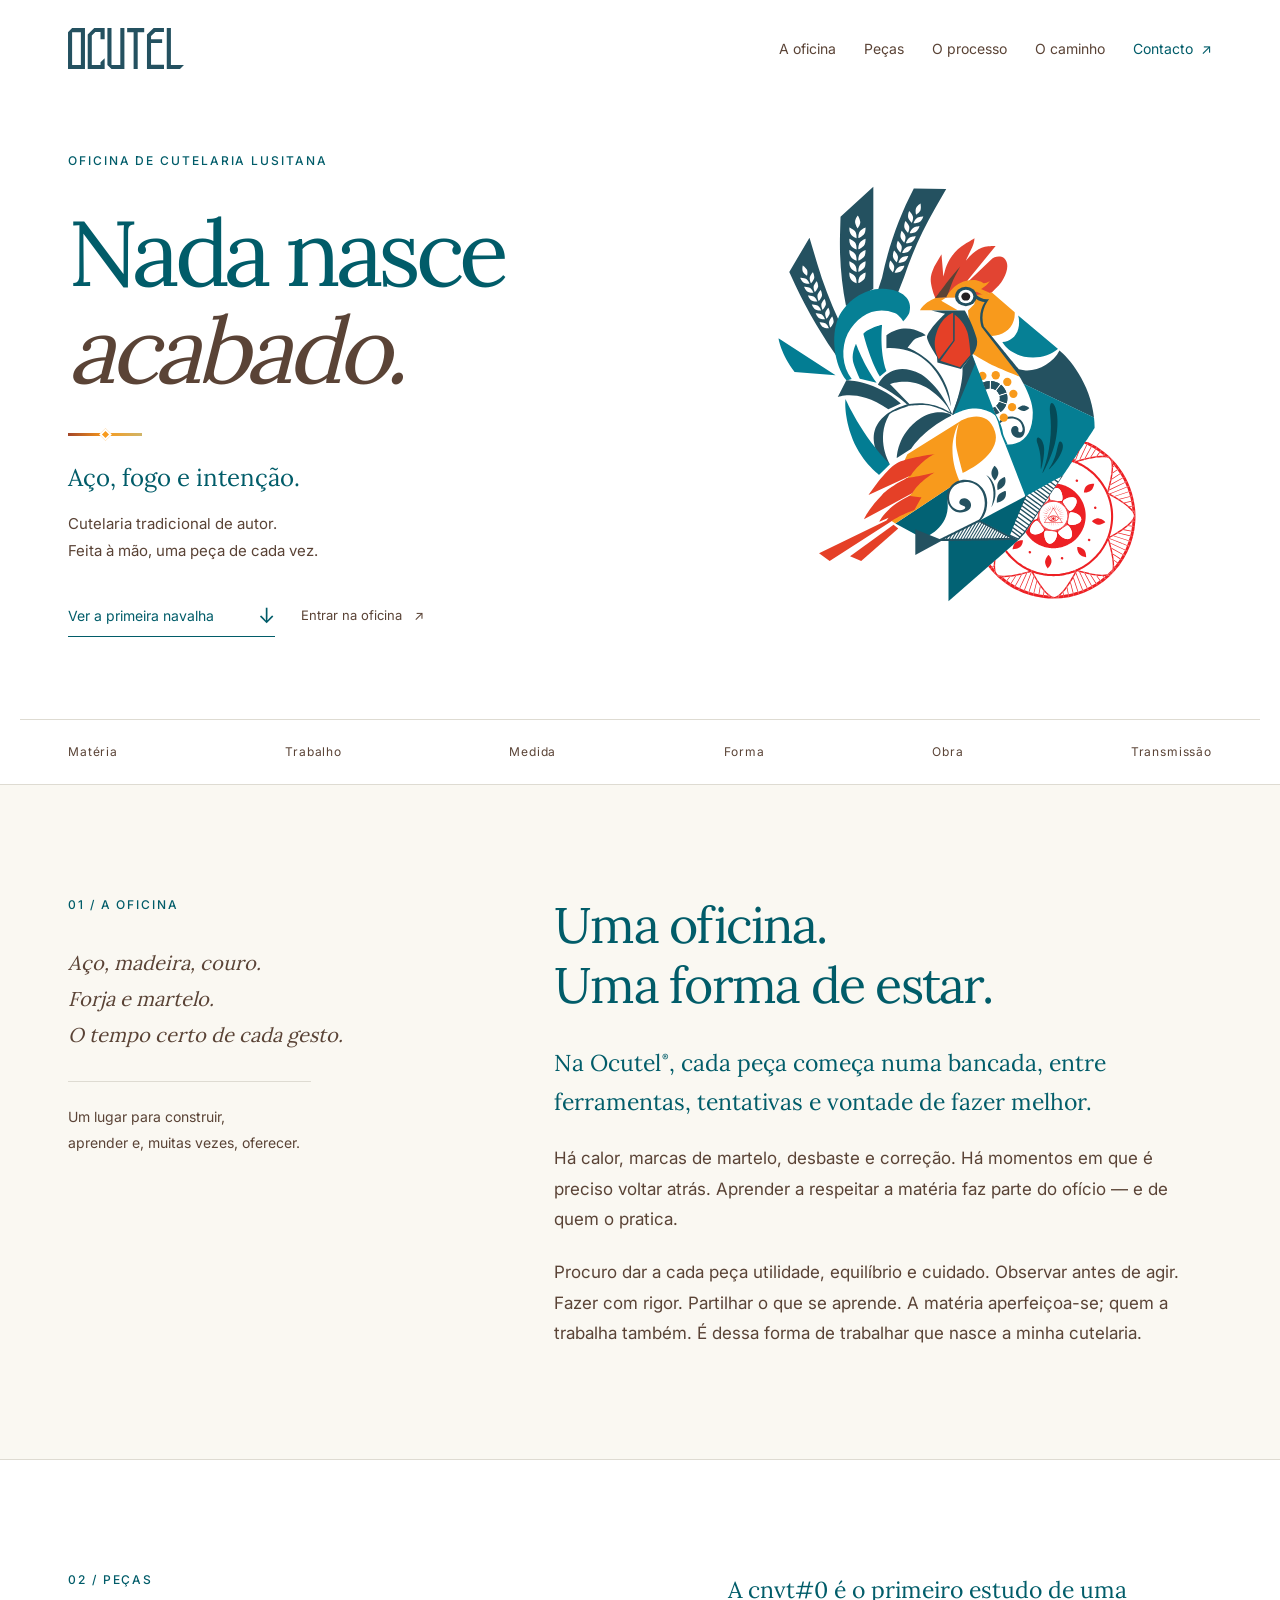
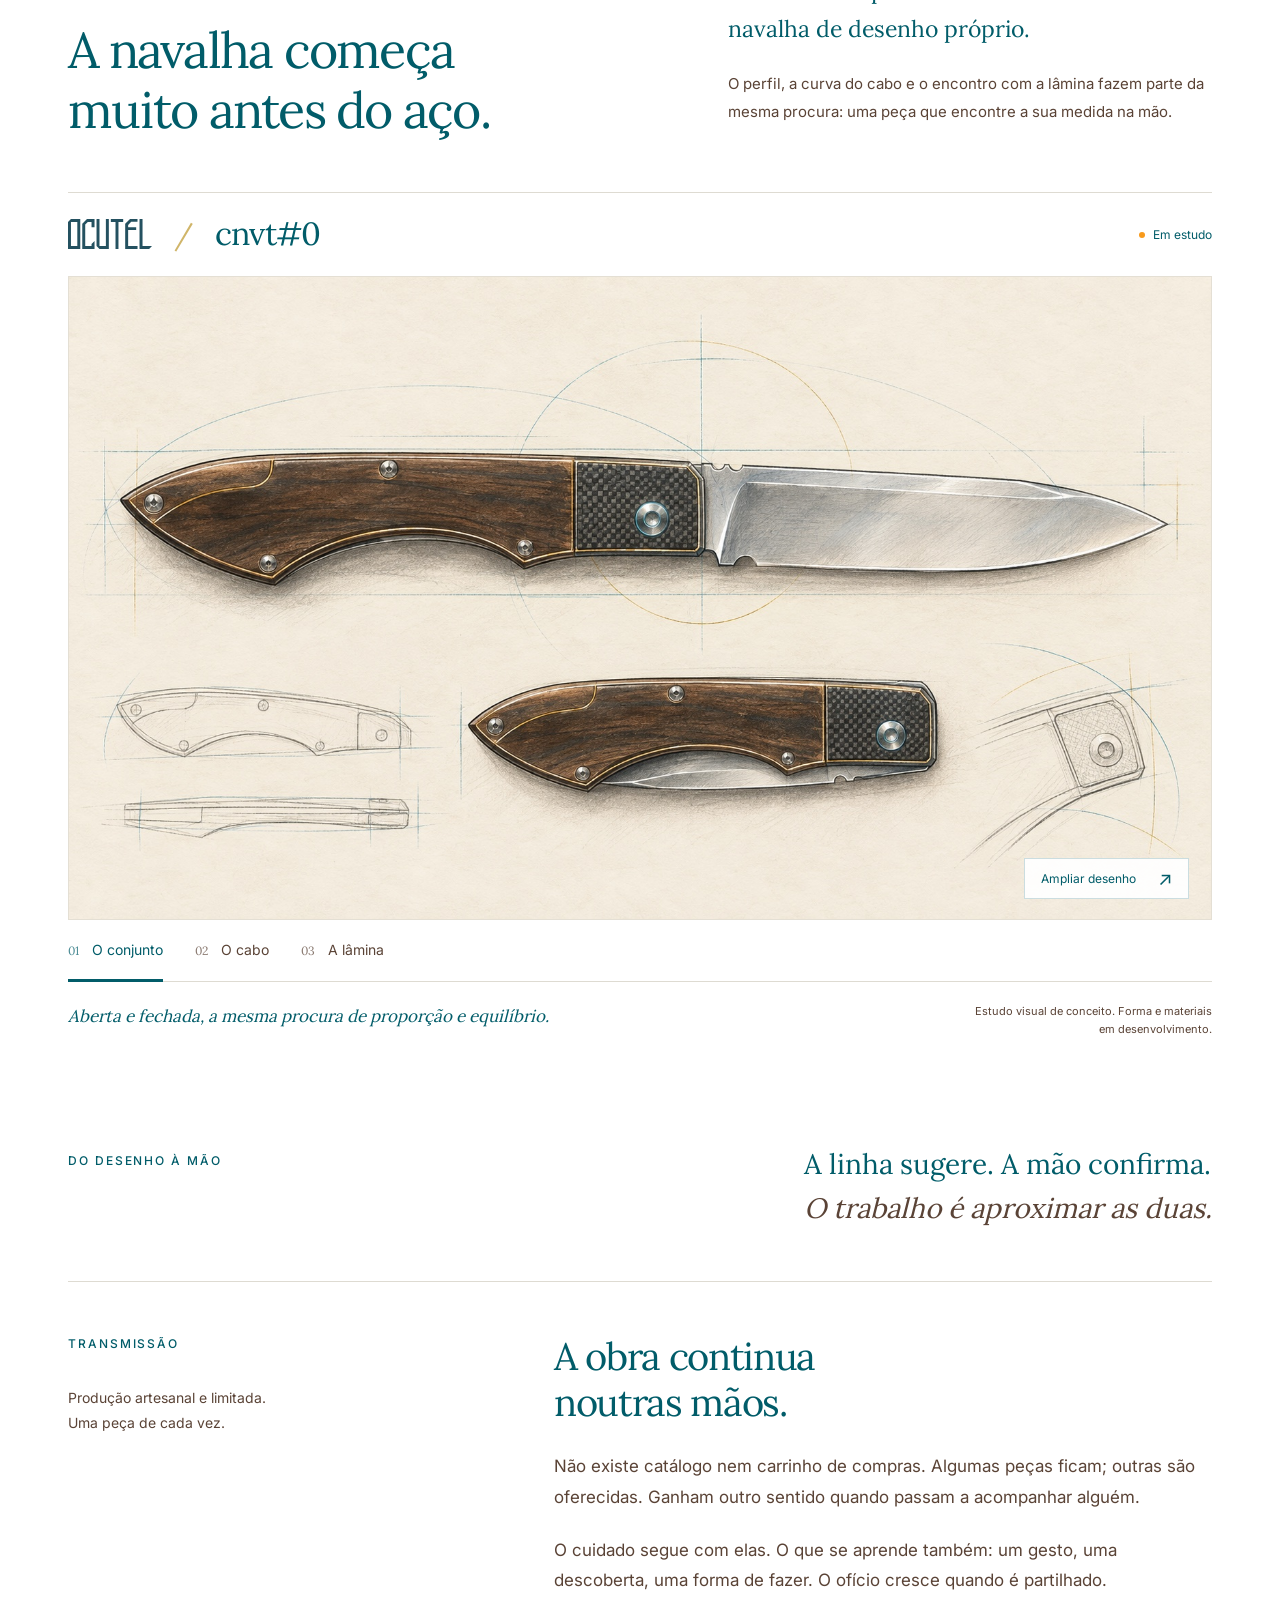
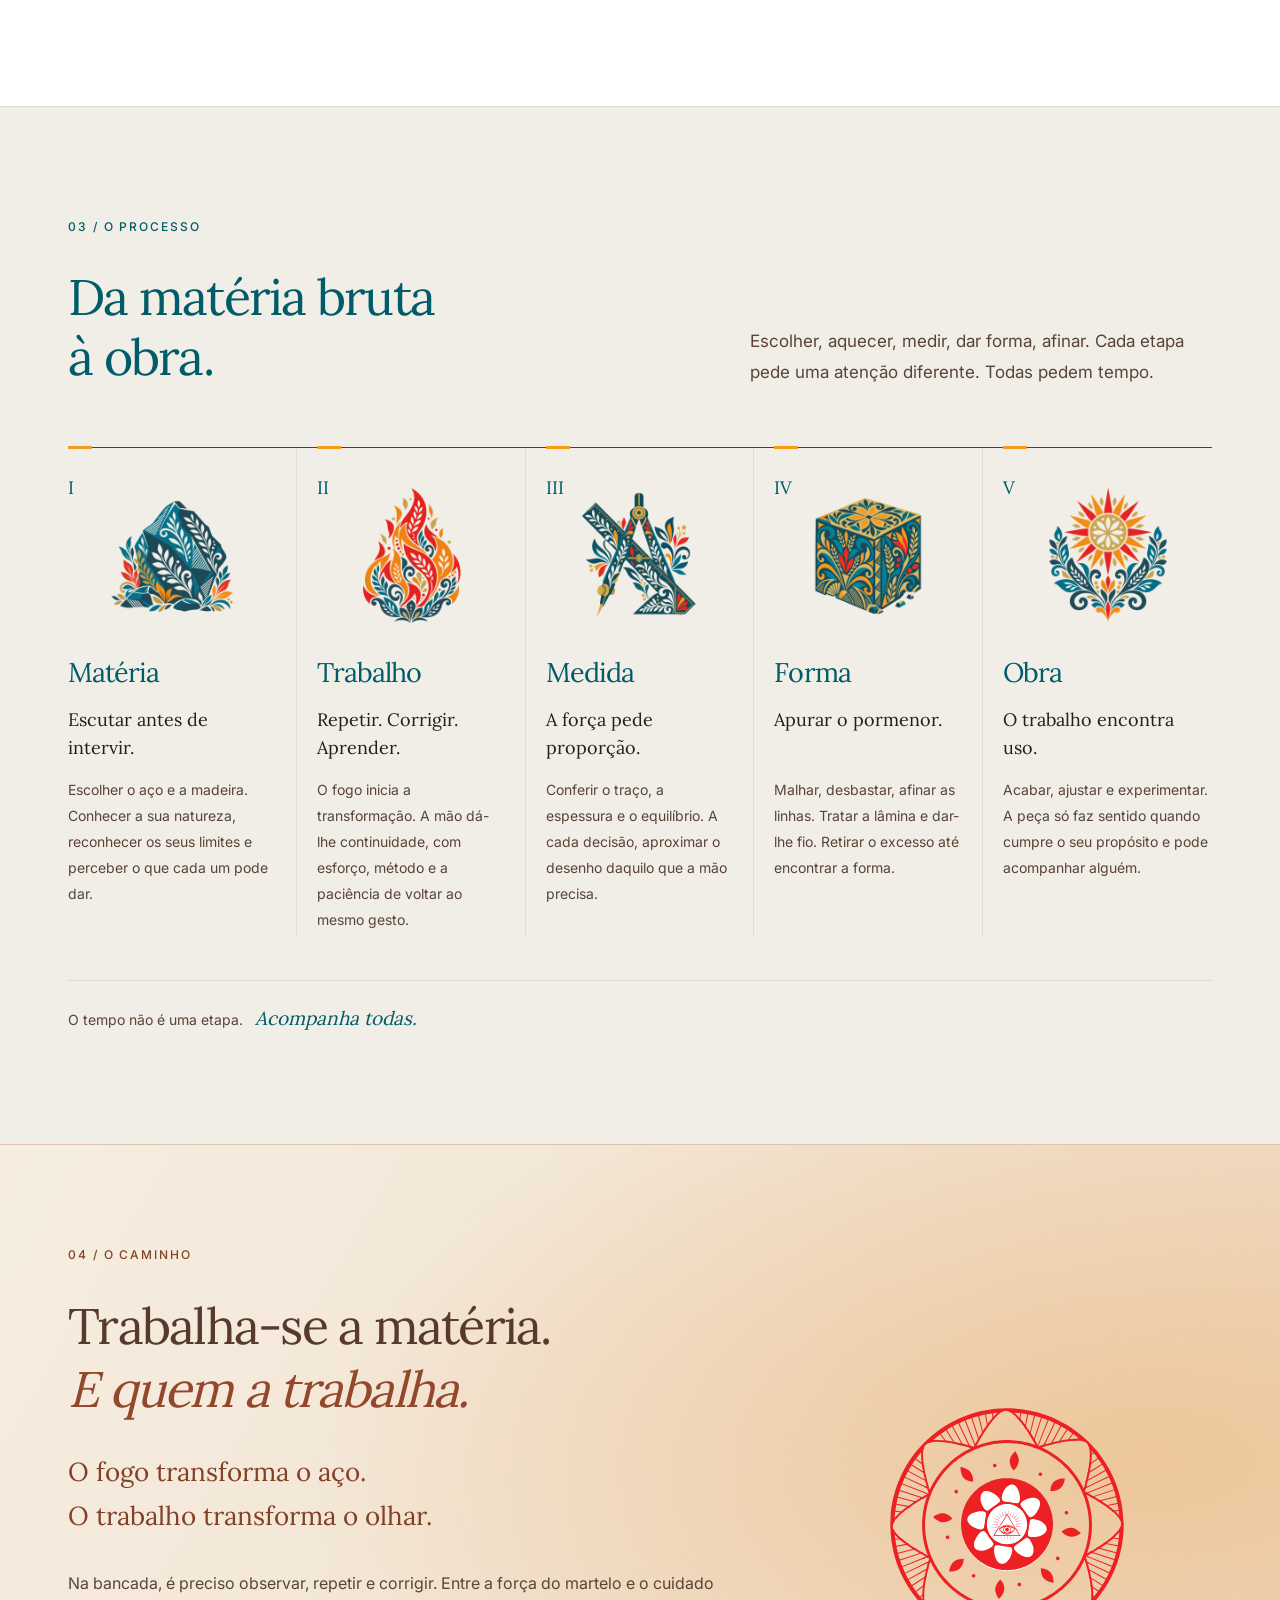
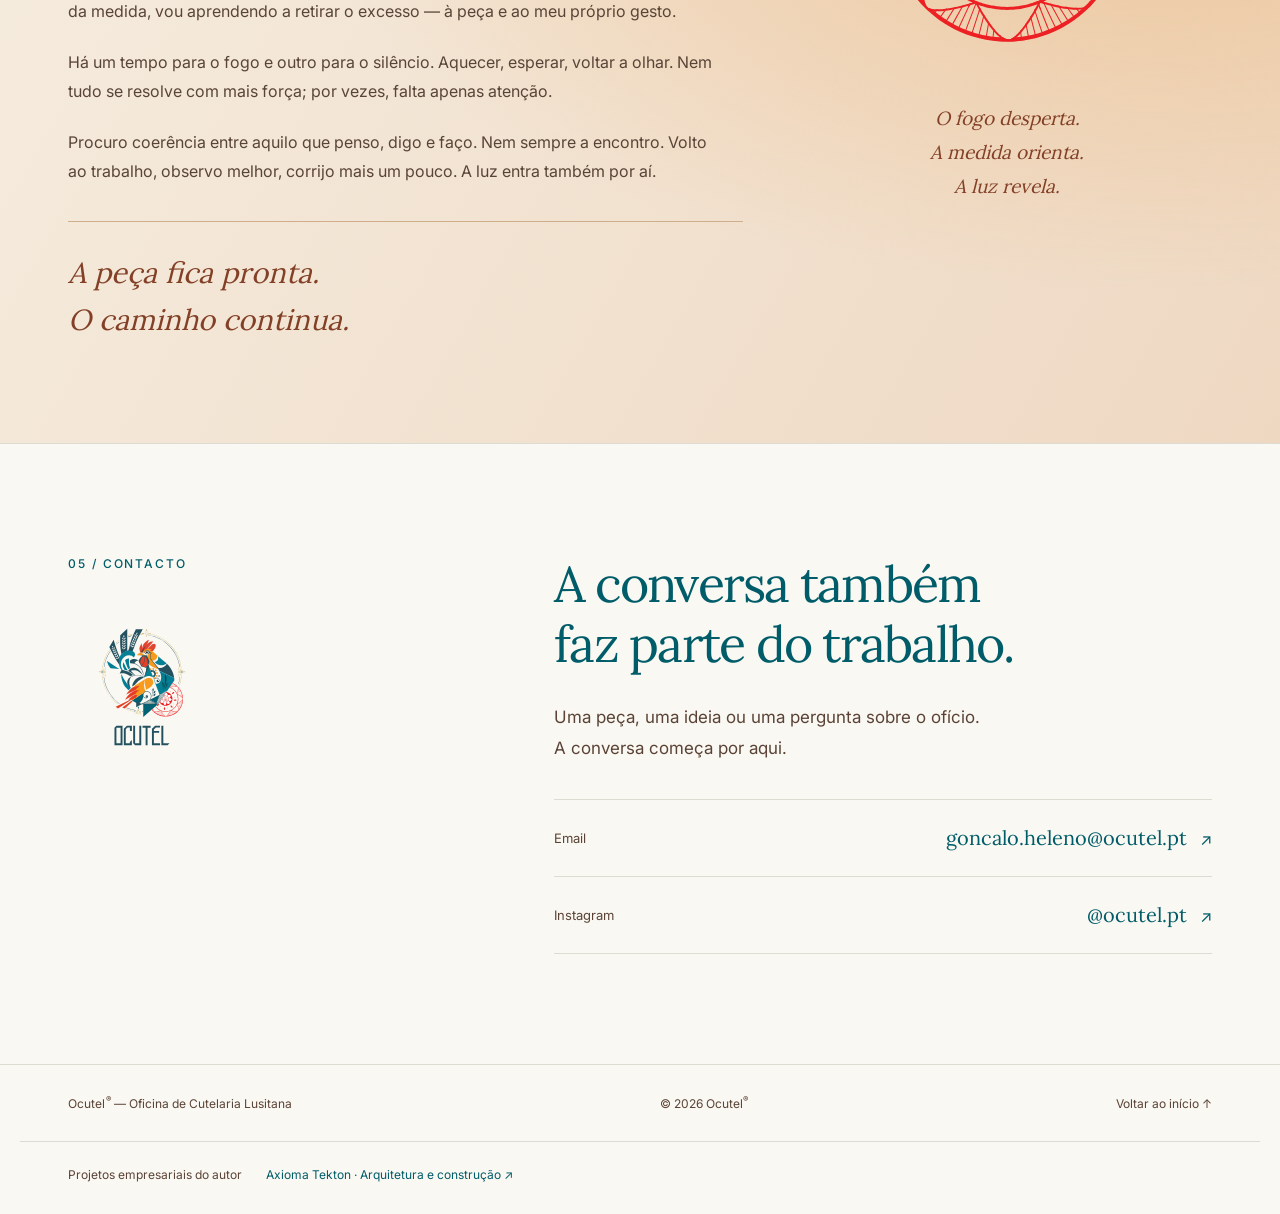
<file: index.html>
<!doctype html>
<html lang="pt-PT">
<head>
  <meta charset="utf-8">
  <meta name="viewport" content="width=device-width,initial-scale=1">
  <meta name="theme-color" content="#015c69">
  <title>Ocutel® — Oficina de Cutelaria Lusitana</title>
  <meta name="description" content="Cutelaria tradicional de autor. Aço, tempo e intenção. Peças feitas à mão, uma de cada vez, com utilidade, equilíbrio e cuidado.">
  <link rel="canonical" href="https://ocutel.pt/">
  <meta property="og:type" content="website">
  <meta property="og:locale" content="pt_PT">
  <meta property="og:title" content="Ocutel® — Nada nasce acabado.">
  <meta property="og:description" content="Aço, tempo e intenção. Uma oficina de cutelaria e uma forma de estar.">
  <meta property="og:url" content="https://ocutel.pt/">
  <meta property="og:image" content="https://ocutel.pt/brand/2026-10-13/PNG/OcutelLogoEye.png">
  <meta property="og:image:alt" content="Identidade oficial da Ocutel, com galo e rosácea">
  <meta property="og:image:width" content="1200">
  <meta property="og:image:height" content="1200">
  <link rel="icon" type="image/svg+xml" href="/brand/2026-10-13/SVG/Rosacea.svg">
  <link rel="preload" as="image" href="/brand/2026-10-13/SVG/OcutelGaloEye.svg">
  <link rel="stylesheet" href="/assets/site.css?v=20261013-4">
</head>
<body>
  <a class="skip" href="#conteudo">Saltar para o conteúdo</a>
  <header class="site-header" id="topo">
    <div class="wrap nav">
      <a class="brand-link" href="#topo" aria-label="Ocutel — início">
        <img class="wordmark" src="/brand/2026-10-13/SVG/ocutel%20.svg" alt="Ocutel®" width="140" height="50">
      </a>
      <nav aria-label="Navegação principal">
        <a href="#oficina">A oficina</a>
        <a href="#pecas">Peças</a>
        <a href="#processo">O processo</a>
        <a href="#autor">O caminho</a>
        <a href="#contacto">Contacto <span aria-hidden="true">↗</span></a>
      </nav>
    </div>
  </header>
  <main id="conteudo">
    <section class="hero" aria-labelledby="hero-title">
      <div class="wrap hero-grid">
        <div class="hero-copy">
          <p class="eyebrow">Oficina de Cutelaria Lusitana</p>
          <h1 id="hero-title">Nada nasce<br><em>acabado.</em></h1>
          <div class="forge-line" aria-hidden="true"><span></span></div>
          <p class="hero-sub">Aço, fogo e intenção.</p>
          <p class="hero-note">Cutelaria tradicional de autor.<br>Feita à mão, uma peça de cada vez.</p>
          <div class="hero-actions">
            <a class="text-link" href="#pecas">Ver a primeira navalha <span aria-hidden="true">↓</span></a>
            <a class="quiet-link" href="#oficina">Entrar na oficina <span aria-hidden="true">↗</span></a>
          </div>
        </div>
        <div class="hero-art">
          <img src="/brand/2026-10-13/SVG/OcutelGaloEye.svg" alt="Galo da identidade oficial Ocutel, com motivos florais e rosácea" width="600" height="600" fetchpriority="high">
        </div>
      </div>
      <div class="wrap hero-baseline" aria-hidden="true">
        <span>Matéria</span><span>Trabalho</span><span>Medida</span><span>Forma</span><span>Obra</span><span>Transmissão</span>
      </div>
    </section>
    <section id="oficina" class="workshop" aria-labelledby="workshop-title">
      <div class="wrap two-col">
        <aside>
          <p class="eyebrow">01 / A oficina</p>
          <p class="aside-poem">Aço, madeira, couro.<br>Forja e martelo.<br>O tempo certo de cada gesto.</p>
          <p class="aside-note">Um lugar para construir,<br>aprender e, muitas vezes, oferecer.</p>
        </aside>
        <div>
          <h2 id="workshop-title">Uma oficina.<br>Uma forma de estar.</h2>
          <p class="lead">Na <span class="registered-name">Ocutel<sup class="registered">®</sup></span>, cada peça começa numa bancada, entre ferramentas, tentativas e vontade de fazer melhor.</p>
          <p>Há calor, marcas de martelo, desbaste e correção. Há momentos em que é preciso voltar atrás. Aprender a respeitar a matéria faz parte do ofício — e de quem o pratica.</p>
          <p>Procuro dar a cada peça utilidade, equilíbrio e cuidado. Observar antes de agir. Fazer com rigor. Partilhar o que se aprende. A matéria aperfeiçoa-se; quem a trabalha também. É dessa forma de trabalhar que nasce a minha cutelaria.</p>
        </div>
      </div>
    </section>
    <section id="pecas" class="pieces" aria-labelledby="pieces-title">
      <div class="wrap">
        <div class="section-heading pieces-intro">
          <div><p class="eyebrow">02 / Peças</p><h2 id="pieces-title">A navalha começa<br>muito antes do aço.</h2></div>
          <div class="pieces-intro-copy"><p class="lead">A cnvt#0 é o primeiro estudo de uma navalha de desenho próprio.</p><p>O perfil, a curva do cabo e o encontro com a lâmina fazem parte da mesma procura: uma peça que encontre a sua medida na mão.</p></div>
        </div>
        <div class="study-heading">
          <div class="study-identity"><img src="/brand/2026-10-13/SVG/ocutel%20.svg" alt="Ocutel" width="84" height="30"><span aria-hidden="true">/</span><h3 id="study-title">cnvt#0</h3></div>
          <p class="study-status">Em estudo</p>
        </div>
        <figure class="study-board" aria-labelledby="study-title">
          <div class="study-canvas" id="study-canvas" data-view="overview">
            <button class="study-open" type="button" aria-label="Ampliar o estudo visual da navalha cnvt#0" aria-haspopup="dialog" aria-controls="study-dialog">
              <img class="study-image" src="/assets/illustrations/cnvt-0-estudo.jpg" srcset="/assets/illustrations/cnvt-0-estudo-900.jpg 900w, /assets/illustrations/cnvt-0-estudo.jpg 1672w" sizes="(max-width: 760px) 100vw, 1200px" alt="Estudo ilustrado da navalha cnvt#0, aberta e fechada, com cabo castanho, lâmina cinzenta e traços de construção sobre papel claro." width="1672" height="941" loading="lazy" decoding="async">
              <span class="study-expand" aria-hidden="true">Ampliar desenho <span>↗</span></span>
            </button>
          </div>
          <div class="study-controls" aria-label="Vistas do estudo">
            <button type="button" data-study-view="overview" aria-pressed="true" aria-controls="study-canvas"><span aria-hidden="true">01</span> O conjunto</button>
            <button type="button" data-study-view="handle" aria-pressed="false" aria-controls="study-canvas"><span aria-hidden="true">02</span> O cabo</button>
            <button type="button" data-study-view="blade" aria-pressed="false" aria-controls="study-canvas"><span aria-hidden="true">03</span> A lâmina</button>
          </div>
          <figcaption>
            <p class="study-description" aria-live="polite">Aberta e fechada, a mesma procura de proporção e equilíbrio.</p>
            <p class="study-disclaimer">Estudo visual de conceito. Forma e materiais em desenvolvimento.</p>
          </figcaption>
        </figure>
        <div class="piece-intention">
          <p class="eyebrow">Do desenho à mão</p>
          <p>A linha sugere. A mão confirma.<br><em>O trabalho é aproximar as duas.</em></p>
        </div>
        <div class="transmission two-col">
          <div><p class="eyebrow">Transmissão</p><p class="aside-note">Produção artesanal e limitada.<br>Uma peça de cada vez.</p></div>
          <div><h3>A obra continua<br>noutras mãos.</h3><p>Não existe catálogo nem carrinho de compras. Algumas peças ficam; outras são oferecidas. Ganham outro sentido quando passam a acompanhar alguém.</p><p>O cuidado segue com elas. O que se aprende também: um gesto, uma descoberta, uma forma de fazer. O ofício cresce quando é partilhado.</p></div>
        </div>
      </div>
    </section>
    <section id="processo" class="process" aria-labelledby="process-title">
      <div class="wrap">
        <div class="section-heading">
          <div><p class="eyebrow">03 / O processo</p><h2 id="process-title">Da matéria bruta<br>à obra.</h2></div>
          <p class="heading-note">Escolher, aquecer, medir, dar forma, afinar. Cada etapa pede uma atenção diferente. Todas pedem tempo.</p>
        </div>
        <div class="process-grid">
          <article class="step"><div class="step-sign" aria-hidden="true"><span class="step-num">I</span><img class="step-art" src="/assets/illustrations/symbols/materia-320.png" width="320" height="320" alt="" loading="lazy" decoding="async"></div><h3>Matéria</h3><p class="step-line">Escutar antes de intervir.</p><p>Escolher o aço e a madeira. Conhecer a sua natureza, reconhecer os seus limites e perceber o que cada um pode dar.</p></article>
          <article class="step"><div class="step-sign" aria-hidden="true"><span class="step-num">II</span><img class="step-art" src="/assets/illustrations/symbols/fogo-320.png" width="320" height="320" alt="" loading="lazy" decoding="async"></div><h3>Trabalho</h3><p class="step-line">Repetir. Corrigir. Aprender.</p><p>O fogo inicia a transformação. A mão dá-lhe continuidade, com esforço, método e a paciência de voltar ao mesmo gesto.</p></article>
          <article class="step"><div class="step-sign" aria-hidden="true"><span class="step-num">III</span><img class="step-art" src="/assets/illustrations/symbols/medida-320.png" width="320" height="320" alt="" loading="lazy" decoding="async"></div><h3>Medida</h3><p class="step-line">A força pede proporção.</p><p>Conferir o traço, a espessura e o equilíbrio. A cada decisão, aproximar o desenho daquilo que a mão precisa.</p></article>
          <article class="step"><div class="step-sign" aria-hidden="true"><span class="step-num">IV</span><img class="step-art" src="/assets/illustrations/symbols/forma-320.png" width="320" height="320" alt="" loading="lazy" decoding="async"></div><h3>Forma</h3><p class="step-line">Apurar o pormenor.</p><p>Malhar, desbastar, afinar as linhas. Tratar a lâmina e dar-lhe fio. Retirar o excesso até encontrar a forma.</p></article>
          <article class="step"><div class="step-sign" aria-hidden="true"><span class="step-num">V</span><img class="step-art" src="/assets/illustrations/symbols/luz-320.png" width="320" height="320" alt="" loading="lazy" decoding="async"></div><h3>Obra</h3><p class="step-line">O trabalho encontra uso.</p><p>Acabar, ajustar e experimentar. A peça só faz sentido quando cumpre o seu propósito e pode acompanhar alguém.</p></article>
        </div>
        <p class="process-end">O tempo não é uma etapa. <em>Acompanha todas.</em></p>
      </div>
    </section>
    <section id="autor" class="path" aria-labelledby="path-title">
      <div class="wrap path-layout">
        <div class="path-inner">
          <p class="eyebrow">04 / O caminho</p>
          <h2 id="path-title">Trabalha-se a matéria.<br><em>E quem a trabalha.</em></h2>
          <p class="lead">O fogo transforma o aço.<br>O trabalho transforma o olhar.</p>
          <div class="path-copy"><p>Na bancada, é preciso observar, repetir e corrigir. Entre a força do martelo e o cuidado da medida, vou aprendendo a retirar o excesso — à peça e ao meu próprio gesto.</p><p>Há um tempo para o fogo e outro para o silêncio. Aquecer, esperar, voltar a olhar. Nem tudo se resolve com mais força; por vezes, falta apenas atenção.</p><p>Procuro coerência entre aquilo que penso, digo e faço. Nem sempre a encontro. Volto ao trabalho, observo melhor, corrijo mais um pouco. A luz entra também por aí.</p></div>
          <p class="path-end">A peça fica pronta.<br>O caminho continua.</p>
        </div>
        <div class="path-symbol">
          <img class="path-rosette" src="/brand/2026-10-13/SVG/Rosacea_Eye.svg" alt="Rosácea oficial da Ocutel" width="600" height="600" loading="lazy">
          <p class="symbol-caption">O fogo desperta.<br>A medida orienta.<br>A luz revela.</p>
        </div>
      </div>
    </section>
    <section id="contacto" class="contact" aria-labelledby="contact-title">
      <div class="wrap two-col">
        <div><p class="eyebrow">05 / Contacto</p><img class="contact-mark" src="/brand/2026-10-13/SVG/OcutelLogoCircleEye.svg" alt="Ocutel — logótipo oficial com círculo" width="600" height="600" loading="lazy"></div>
        <div><h2 id="contact-title">A conversa também<br>faz parte do trabalho.</h2><p>Uma peça, uma ideia ou uma pergunta sobre o ofício.<br>A conversa começa por aqui.</p><div class="contact-rows"><a href="mailto:goncalo.heleno@ocutel.pt"><span>Email</span><span>goncalo.heleno@ocutel.pt <span aria-hidden="true">↗</span></span></a><a href="https://www.instagram.com/ocutel.pt/" target="_blank" rel="noopener noreferrer"><span>Instagram</span><span>@ocutel.pt <span aria-hidden="true">↗</span></span></a></div></div>
      </div>
    </section>
  </main>
  <footer>
    <div class="wrap foot"><p><span class="registered-name">Ocutel<sup class="registered">®</sup></span> — Oficina de Cutelaria Lusitana</p><p>© 2026 <span class="registered-name">Ocutel<sup class="registered">®</sup></span></p><a href="#topo">Voltar ao início <span aria-hidden="true">↑</span></a></div>
    <div class="wrap footer-group"><span>Projetos empresariais do autor</span><a href="https://www.axiomatekton.pt/" target="_blank" rel="noopener noreferrer">Axioma Tekton · Arquitetura e construção <span aria-hidden="true">↗</span></a></div>
  </footer>
  <dialog class="study-dialog" id="study-dialog" aria-labelledby="dialog-title" aria-describedby="dialog-description">
    <div class="dialog-toolbar">
      <div><p class="eyebrow">Caderno da oficina</p><h2 id="dialog-title">Ocutel cnvt#0</h2></div>
      <button class="dialog-close" type="button" autofocus aria-label="Fechar o estudo ampliado">Fechar <span aria-hidden="true">×</span></button>
    </div>
    <p id="dialog-description">Estudo visual de conceito. Forma e materiais em desenvolvimento.</p>
    <div class="dialog-image-wrap" tabindex="0" aria-label="Prancha da navalha; desloca para observar os pormenores quando ampliada">
      <img src="/assets/illustrations/cnvt-0-estudo.jpg" data-full-src="/assets/illustrations/cnvt-0-estudo.png" alt="Prancha ampliada do conceito cnvt#0, com a navalha aberta e fechada." width="1672" height="941" loading="lazy">
    </div>
    <div class="dialog-actions"><button class="dialog-zoom" type="button" aria-pressed="false">Ver à escala original <span aria-hidden="true">＋</span></button><a href="/assets/illustrations/cnvt-0-estudo.png" download="Ocutel-cnvt-0-estudo.png">Descarregar prancha <span aria-hidden="true">↓</span></a></div>
  </dialog>
  <script src="/assets/site.js?v=20261013-2" defer></script>
</body>
</html>
</file>
<file: assets/site.css>
@font-face{font-family:Inter;src:url('/assets/fonts/Inter-variable.woff2') format('woff2');font-style:normal;font-weight:100 900;font-display:swap}
@font-face{font-family:OcutelSerif;src:url('/assets/fonts/ocutel-serif.woff2') format('woff2');font-style:normal;font-weight:400 700;font-display:swap}
:root{color-scheme:light;--paper:#faf8f2;--white:#fff;--ink:#231f20;--soft:#5a4336;--petrol:#015c69;--blue:#068095;--gold:#d0b569;--orange:#f89a1c;--red:#ed2024;--line:#dedbd2;--serif:OcutelSerif,Georgia,'Times New Roman',serif;--sans:Inter,'Helvetica Neue',Arial,sans-serif}
*{box-sizing:border-box}
html{scroll-behavior:smooth;scroll-padding-top:28px}
body{margin:0;background:var(--paper);color:var(--ink);font:17px/1.8 var(--sans);-webkit-font-smoothing:antialiased}
a{color:inherit;text-decoration:none}
a:hover{color:var(--petrol)}
a:focus-visible{outline:2px solid var(--petrol);outline-offset:7px}
img{display:block;max-width:100%;height:auto}
p{margin:0 0 22px;color:var(--soft)}
p:last-child{margin-bottom:0}
h1,h2,h3{margin:0;color:var(--petrol);font-family:var(--serif);font-weight:400;line-height:1.2;letter-spacing:-.035em}
h2{font-size:clamp(34px,4vw,50px);margin-bottom:28px}
em{font-weight:400}
.wrap{max-width:1240px;padding:0 48px;margin:auto}
.skip{position:absolute;left:24px;top:-100px;z-index:10;background:var(--white);padding:12px 20px;color:var(--petrol)}
.skip:focus{top:12px}
.site-header{background:var(--white);padding:28px 0}
.nav{display:flex;align-items:center;justify-content:space-between;gap:40px}
.brand-link{flex-shrink:0}
.wordmark{width:116px;height:auto}
.nav nav{display:flex;align-items:center;gap:28px}
.nav nav a{font-size:14px;line-height:1.5;padding:8px 0;color:var(--soft)}
.nav nav a:hover{color:var(--petrol)}
.nav nav a:last-child{color:var(--petrol)}
.nav nav a span{padding-left:4px}
section{padding:110px 0;border-top:1px solid var(--line)}
.eyebrow{color:var(--petrol);font:500 12px/1.7 var(--sans);text-transform:uppercase;letter-spacing:.16em;margin-bottom:30px}
.hero{background:var(--white);padding:42px 0 0;border:0}
.hero-grid{display:grid;grid-template-columns:1.12fr 1fr;gap:34px;align-items:center;padding-bottom:70px}
.hero-copy{position:relative;z-index:1}
.hero .eyebrow{margin-bottom:32px}
.hero h1{font-size:clamp(64px,7.2vw,96px);line-height:1.06;letter-spacing:-.06em}
.hero h1 em{color:var(--soft)}
.forge-line{height:3px;width:74px;margin:34px 0 24px;background:var(--orange)}
.hero-sub{font:24px/1.5 var(--serif);color:var(--petrol);margin-bottom:14px}
.hero-note{font-size:15px;line-height:1.8;margin-bottom:30px}
.text-link{display:inline-flex;align-items:center;justify-content:space-between;gap:44px;color:var(--petrol);font-size:14px;border-bottom:1px solid var(--petrol);padding:8px 0}
.text-link span{font-size:21px;line-height:1}
.hero-art{max-width:510px;width:100%;justify-self:end;position:relative}
.hero-art img{width:100%;height:auto}
.hero-baseline{display:flex;justify-content:space-between;gap:20px;border-top:1px solid var(--line);padding-top:21px;padding-bottom:21px;font-size:12px;letter-spacing:.07em;color:var(--soft)}
.two-col{display:grid;grid-template-columns:1fr 1.62fr;gap:80px}
.aside-poem{font:italic 20px/1.8 var(--serif);color:var(--soft)}
.aside-note{max-width:27ch;margin-top:28px;padding-top:22px;border-top:1px solid var(--line);font-size:14px;line-height:1.8}
.lead{font:23px/1.7 var(--serif);color:var(--petrol)}
.process{background:#f0eee6}
.section-heading{display:grid;grid-template-columns:1fr 1fr;gap:80px;align-items:end}
.section-heading h2{margin-bottom:0}
.heading-note{max-width:42ch;margin:0 0 4px;justify-self:end}
.process-grid{display:grid;grid-template-columns:repeat(5,1fr);margin-top:60px;border-top:1px solid var(--petrol)}
.step{position:relative;padding:28px 20px 4px;border-right:1px solid var(--line)}
.step:first-child{padding-left:0}
.step:last-child{border:0;padding-right:0}
.step::before{content:'';position:absolute;top:-2px;left:20px;width:24px;height:3px;background:var(--orange)}
.step:first-child::before{left:0}
.step-num{display:block;font:18px var(--serif);color:var(--petrol);margin-bottom:30px}
.step h3{font-size:27px;margin-bottom:17px}
.step p{font-size:14px;line-height:1.85}
.step .step-line{font:18px/1.6 var(--serif);color:var(--ink);min-height:3.2em;margin-bottom:14px}
.process-end{margin-top:44px;padding-top:22px;border-top:1px solid var(--line);font-size:14px}
.process-end em{font:italic 19px/1.6 var(--serif);color:var(--petrol);margin-left:8px}
.pieces{background:var(--white)}
.piece-study{display:flex;align-items:center;justify-content:space-between;gap:40px;padding:36px 0;margin-top:58px;border-top:1px solid var(--line);border-bottom:1px solid var(--line)}
.study-label{font-size:11px;letter-spacing:.13em;text-transform:uppercase;margin-bottom:12px;color:var(--soft)}
.piece-study h3{font:500 13px/1.6 var(--sans);letter-spacing:.14em}
.piece-study h3 span{font:400 38px/1.3 var(--serif);letter-spacing:-.035em;margin-left:15px}
.piece-study>p{font-size:14px;margin:0;text-align:right}
.study-status{display:inline-block;font-size:12px;color:var(--petrol);margin-top:5px}
.study-status::before{content:'';display:inline-block;width:6px;height:6px;background:var(--orange);border-radius:50%;margin-right:8px;vertical-align:middle}
.transmission{margin-top:70px}
.transmission h3{font-size:38px;margin-bottom:26px}
.path{position:relative;overflow:hidden;background:radial-gradient(ellipse at 90% 35%,#edc69a 0,transparent 52%),linear-gradient(120deg,#f6eee1,#eed8c2);border-top:1px solid #ddc3aa;padding:100px 0}
.path-layout{display:grid;grid-template-columns:minmax(0,1.65fr) minmax(240px,1fr);align-items:center;gap:60px}
.path-inner{position:relative;z-index:1}
.path .eyebrow{color:#844127}
.path h2{color:#573a2d;font-size:clamp(34px,4vw,50px);line-height:1.25}
.path h2 em{color:#93472d}
.path .lead{font-size:26px;color:#834027;margin:30px 0}
.path-copy{max-width:60ch}
.path-copy p{color:#594538;font-size:16px}
.path-end{font:italic 29px/1.6 var(--serif);color:#834027;margin-top:36px;padding-top:28px;border-top:1px solid #cfae8e}
.path-symbol{text-align:center;align-self:center;color:#9a6541}
.path-rosette{display:block;width:100%;max-width:280px;height:auto;margin:0 auto 36px}
.symbol-caption{font:italic 19px/1.8 var(--serif);color:#834027;margin:12px 0 0}
.contact{background:var(--paper)}
.contact-mark{width:148px;margin-top:38px}
.contact-rows{margin-top:36px;border-top:1px solid var(--line)}
.contact-rows>a{display:flex;align-items:center;justify-content:space-between;gap:24px;padding:22px 0;border-bottom:1px solid var(--line);color:var(--petrol)}
.contact-rows>a>span:first-child{font-size:13px;color:var(--soft)}
.contact-rows>a>span:last-child{font:20px/1.6 var(--serif);overflow-wrap:anywhere}
.contact-rows>a>span:last-child>span{margin-left:8px;font:16px var(--sans)}
footer{background:var(--paper);border-top:1px solid var(--line);padding:28px 0}
.foot{display:flex;justify-content:space-between;gap:22px;flex-wrap:wrap}
.foot p,.foot a{font-size:12px;color:var(--soft);margin:0}
.footer-group{display:flex;gap:24px;flex-wrap:wrap;margin-top:26px;padding-top:22px;border-top:1px solid var(--line);font-size:12px;color:var(--soft)}
.footer-group a{color:var(--petrol)}
@media(min-width:1440px){.hero-grid{padding-top:20px;padding-bottom:90px}}
@media(max-width:1000px){.wrap{padding-left:32px;padding-right:32px}.nav{gap:28px}.nav nav{gap:20px}.hero-grid{gap:18px}.hero h1{font-size:clamp(62px,7.6vw,80px)}.two-col{gap:48px}.process-grid{grid-template-columns:repeat(3,1fr)}.step{border-bottom:1px solid var(--line);padding:26px 20px}.step:first-child{padding-left:20px}.step:first-child::before{left:20px}.step:nth-child(3){border-right:0}.step:last-child{border-bottom:1px solid var(--line);padding-right:20px}.step .step-line{min-height:0}.step:nth-child(n+4)::before{display:none}}
@media(max-width:760px){.site-header{padding:22px 0}.wrap{padding-left:26px;padding-right:26px}.nav{align-items:flex-start;gap:28px}.wordmark{width:96px;margin-top:5px}.nav nav{justify-content:flex-end;flex-wrap:wrap;gap:4px 18px;max-width:330px}.nav nav a{font-size:13px;padding:7px 0}.hero{padding-top:38px}.hero-grid{grid-template-columns:1fr 1fr;gap:10px;padding-bottom:54px}.hero h1{font-size:clamp(49px,8.5vw,65px)}.hero .eyebrow{font-size:10px;letter-spacing:.09em;margin-bottom:26px}.hero-sub{font-size:21px}.hero-note{font-size:13px}.hero-art{align-self:center}.hero-baseline{display:grid;grid-template-columns:repeat(3,1fr);text-align:center;gap:10px;font-size:11px}.two-col{grid-template-columns:1fr;gap:30px}.aside-note{max-width:none}.section-heading{gap:30px}.heading-note{font-size:15px}.process-grid{grid-template-columns:repeat(2,1fr);margin-top:42px}.step:nth-child(3){border-right:1px solid var(--line)}.step:nth-child(2n){border-right:0}.step:last-child{grid-column:1/-1;border-right:0}.step:nth-child(n+3)::before{display:none}.step-num{margin-bottom:20px}section{padding:76px 0}.lead{font-size:22px}.transmission{margin-top:44px}.path{padding:82px 0}.path .lead{font-size:24px}.contact-mark{display:none}.contact-rows>a>span:last-child{font-size:19px}}
@media(max-width:520px){body{font-size:16px}.wrap{padding-left:24px;padding-right:24px}.nav{gap:22px}.wordmark{width:86px}.nav nav{gap:3px 16px}.nav nav a{font-size:13px}.hero{padding-top:30px}.hero-grid{grid-template-columns:1fr;gap:10px;padding-bottom:32px}.hero-copy{text-align:center}.hero .eyebrow{font-size:11px;letter-spacing:.09em;margin-bottom:23px}.hero h1{font-size:clamp(48px,15vw,74px)}.forge-line{margin:26px auto 20px;width:58px}.hero-sub{font-size:23px}.hero-note{font-size:14px;margin-bottom:18px}.hero-art{width:260px;justify-self:center;max-width:78%;margin-top:18px}.hero-baseline{padding-top:18px;padding-bottom:18px}.eyebrow{margin-bottom:23px}h2{font-size:34px}.aside-poem{font-size:19px}.section-heading{grid-template-columns:1fr;gap:22px}.heading-note{justify-self:start}.process-grid{grid-template-columns:1fr}.step{border-right:0!important;padding:25px 0!important}.step::before{left:0!important}.step:last-child{grid-column:auto}.step-num{margin-bottom:14px}.step h3{font-size:28px}.step p{font-size:15px}.process-end em{display:block;margin:5px 0 0}.piece-study{align-items:flex-start;flex-direction:column;gap:18px;margin-top:36px;padding:26px 0}.piece-study>p{text-align:left}.piece-study h3 span{font-size:34px}.transmission h3{font-size:34px}.path h2{font-size:35px}.path .lead{font-size:21px}.path-copy p{font-size:15px}.path-end{font-size:26px}.contact-rows>a{align-items:flex-start;flex-direction:column;gap:5px;padding:18px 0}.contact-rows>a>span:last-child{font-size:18px}.foot{flex-direction:column;gap:10px}.footer-group{gap:8px}}
@media(prefers-reduced-motion:reduce){html{scroll-behavior:auto}}

/* O estudo da navalha: imagem, pormenor e intenção. */
button{font:inherit;color:inherit;cursor:pointer}
button:focus-visible{outline:2px solid var(--petrol);outline-offset:6px}
.hero-actions{display:flex;align-items:center;gap:26px;flex-wrap:wrap}
.quiet-link{font-size:13px;color:var(--soft);padding:10px 0}
.quiet-link span{margin-left:8px}
.pieces-intro{align-items:start}
.pieces-intro-copy{max-width:44ch;justify-self:end}
.pieces-intro-copy .lead{font-size:23px}
.pieces-intro-copy>p:last-child{font-size:15px;line-height:1.85}
.study-heading{display:flex;align-items:center;justify-content:space-between;gap:24px;margin-top:52px;padding:22px 0;border-top:1px solid var(--line)}
.study-identity{display:flex;align-items:center;gap:22px}
.study-identity img{width:84px;height:30px}
.study-identity>span{color:var(--gold);font:28px var(--serif)}
.study-identity h3{font-size:32px;letter-spacing:-.035em}
.study-heading .study-status{margin:0;font-size:12px}
.study-board{margin:0}
.study-canvas{overflow:hidden;background:#f4f0e5;border:1px solid #e4dfd4;isolation:isolate}
.study-open{display:block;position:relative;width:100%;padding:0;border:0;background:transparent;overflow:hidden;aspect-ratio:1672/941;cursor:zoom-in}
.study-image{display:block;width:100%;height:100%;object-fit:contain;transition:transform .55s ease;transform:scale(1);transform-origin:50% 50%}
.study-canvas[data-view="handle"] .study-image{transform:scale(1.8);transform-origin:0% 30%}
.study-canvas[data-view="blade"] .study-image{transform:scale(1.8);transform-origin:100% 30%}
.study-expand{position:absolute;right:22px;bottom:20px;display:flex;align-items:center;gap:22px;padding:10px 16px;background:rgba(255,255,255,.93);border:1px solid rgba(1,92,105,.2);font:12px/1.5 var(--sans);color:var(--petrol);transition:background .2s}
.study-open:hover .study-expand{background:var(--petrol);color:white}
.study-expand>span{font-size:19px;line-height:1}
.study-controls{display:flex;border-bottom:1px solid var(--line);gap:32px}
.study-controls button{position:relative;display:flex;align-items:center;gap:13px;padding:19px 0;border:0;background:none;font:14px/1.6 var(--sans);color:var(--soft);min-height:54px}
.study-controls button>span{font:12px var(--serif);opacity:.7}
.study-controls button[aria-pressed="true"]{color:var(--petrol)}
.study-controls button[aria-pressed="true"]::after{content:'';position:absolute;bottom:-1px;left:0;right:0;height:3px;background:var(--petrol)}
.study-board figcaption{display:flex;justify-content:space-between;gap:32px;margin-top:20px;min-height:62px}
.study-description{max-width:48ch;font:italic 17px/1.65 var(--serif);color:var(--petrol);margin:0}
.study-disclaimer{max-width:34ch;font-size:11px;line-height:1.7;color:var(--soft);text-align:right;margin:0}
.piece-intention{display:flex;align-items:start;justify-content:space-between;gap:36px;padding:50px 0;margin-top:28px;border-bottom:1px solid var(--line)}
.piece-intention .eyebrow{margin:9px 0 0}
.piece-intention>p:last-child{font:28px/1.6 var(--serif);color:var(--petrol);margin:0}
.piece-intention em{color:var(--soft)}
.pieces .transmission{margin-top:52px}
.pieces .transmission .aside-note{border:0;padding:0;margin-top:20px}
.study-dialog:not([open]){display:none}
.study-dialog{position:fixed;inset:0;width:calc(100vw - 40px);max-width:1500px;max-height:94dvh;overflow:auto;padding:28px;margin:auto;background:var(--paper);border:1px solid var(--line);color:var(--ink)}
.study-dialog::backdrop{background:rgba(20,37,40,.78);backdrop-filter:blur(5px)}
.dialog-toolbar{display:flex;align-items:center;justify-content:space-between;gap:24px}
.dialog-toolbar .eyebrow{font-size:10px;margin-bottom:6px}
.dialog-toolbar h2{font-size:28px;margin:0}
.dialog-close{display:flex;align-items:center;gap:16px;border:0;background:none;padding:10px 0 10px 14px;font-size:14px;min-height:44px}
.dialog-close span{font-size:25px;line-height:1}
#dialog-description{font-size:12px;margin:18px 0}
.dialog-image-wrap{overflow:auto;max-height:calc(94dvh - 225px);overscroll-behavior:contain;background:#f4f0e5}
.dialog-image-wrap:focus-visible{outline:2px solid var(--petrol);outline-offset:3px}
.dialog-image-wrap img{width:100%;height:auto;max-width:none}
.dialog-image-wrap.is-zoomed img{width:1672px;max-width:none}
.dialog-actions{display:flex;justify-content:space-between;align-items:center;gap:24px;margin-top:18px;font-size:13px;color:var(--petrol)}
.dialog-actions button{background:none;border:0;padding:8px 0;color:var(--petrol);font-size:13px;min-height:40px}
.dialog-actions a{padding:8px 0}
.dialog-actions span{padding-left:8px}
@media(max-width:1000px){.hero-actions{gap:18px}.hero-actions .text-link{gap:24px}.piece-intention>p:last-child{font-size:25px}}
@media(max-width:760px){.hero-actions{align-items:start;gap:10px;flex-direction:column}.pieces-intro-copy{justify-self:start}.study-heading{margin-top:36px}.study-identity{gap:16px}.study-board figcaption{gap:22px}.study-disclaimer{max-width:26ch}.piece-intention{padding:34px 0}.piece-intention>p:last-child{font-size:23px}.study-controls{gap:26px}.study-controls button{font-size:13px}.study-expand{right:14px;bottom:14px}}
@media(max-width:520px){.hero-actions{align-items:center;gap:6px}.hero-actions .text-link{gap:32px}.hero-actions .quiet-link{font-size:12px}.pieces-intro{gap:26px}.pieces-intro-copy .lead{font-size:21px}.study-heading{margin-top:30px;padding:18px 0}.study-identity{gap:12px}.study-identity img{width:67px;height:auto}.study-identity h3{font-size:27px}.study-status{font-size:11px!important}.study-board{margin-left:-24px;margin-right:-24px}.study-canvas{border-left:0;border-right:0}.study-expand{right:12px;bottom:10px;padding:7px 10px;font-size:10px;gap:12px}.study-controls{margin:0 24px;gap:0;justify-content:space-between}.study-controls button{font-size:12px;gap:8px}.study-board figcaption{flex-direction:column;gap:8px;min-height:116px;padding:0 24px;margin-top:18px}.study-description{font-size:16px}.study-disclaimer{max-width:none;font-size:10px;text-align:left}.piece-intention{flex-direction:column;gap:16px;margin-top:0;padding:24px 0 32px}.piece-intention .eyebrow{margin:0}.piece-intention>p:last-child{font-size:24px}.study-dialog{width:calc(100vw - 20px);padding:18px 14px;max-height:96dvh}.dialog-toolbar h2{font-size:25px}.dialog-close{font-size:12px;gap:8px}.dialog-image-wrap{max-height:calc(96dvh - 265px)}.dialog-actions{flex-wrap:wrap;gap:6px 20px;font-size:12px}.dialog-actions button{font-size:12px}.dialog-actions span{padding-left:4px}}
@media(prefers-reduced-motion:reduce){.study-image,.study-expand{transition:none}}

.study-canvas:focus-within{outline:2px solid var(--petrol);outline-offset:5px}
@media(max-width:760px){.contact-mark{display:block;width:132px;margin-top:24px}.contact>.two-col>div:first-child{display:flex;align-items:center;justify-content:space-between;gap:24px}.contact>.two-col>div:first-child .eyebrow{margin:0}.contact>.two-col>div:first-child .contact-mark{margin:0}}

/* Small typographic marks and workshop geometry. */
.registered-name{white-space:nowrap}
.registered{display:inline-block;font-family:var(--sans);font-size:max(.43em,8px);line-height:0;vertical-align:super;position:relative;top:-.12em;margin-left:.08em;letter-spacing:0}
.forge-line{position:relative;background:linear-gradient(90deg,#a34629,var(--orange),var(--gold))}
.forge-line span{position:absolute;left:calc(50% - 4px);top:-3px;width:9px;height:9px;background:var(--orange);border:2px solid var(--white);transform:rotate(45deg)}
.step-sign{position:relative;display:flex;align-items:center;justify-content:center;min-height:158px;margin-bottom:22px}.step-sign .step-num{position:absolute;top:0;left:0}
.step-sign .step-num{margin:0}
.step-art{display:block;width:142px;height:142px;object-fit:contain}
@media(max-width:1000px){.path-layout{gap:32px;grid-template-columns:minmax(0,1.6fr) minmax(200px,1fr)}}
@media(max-width:760px){.path-layout{grid-template-columns:1fr;gap:36px}.path{padding:76px 0;background:radial-gradient(ellipse at 80% 80%,#edc69a 0,transparent 62%),#f6eee1}.path h2{font-size:clamp(34px,6vw,45px)}.path-symbol{max-width:280px;width:100%;justify-self:center}.symbol-caption{font-size:18px;margin-top:0}.step-sign{margin-bottom:18px}}

@media(max-width:1000px){.step-sign{min-height:174px}.step-art{width:158px;height:158px}}
@media(max-width:520px){.step-sign{min-height:150px;margin-bottom:20px}.step-art{width:148px;height:148px}}
</file>
